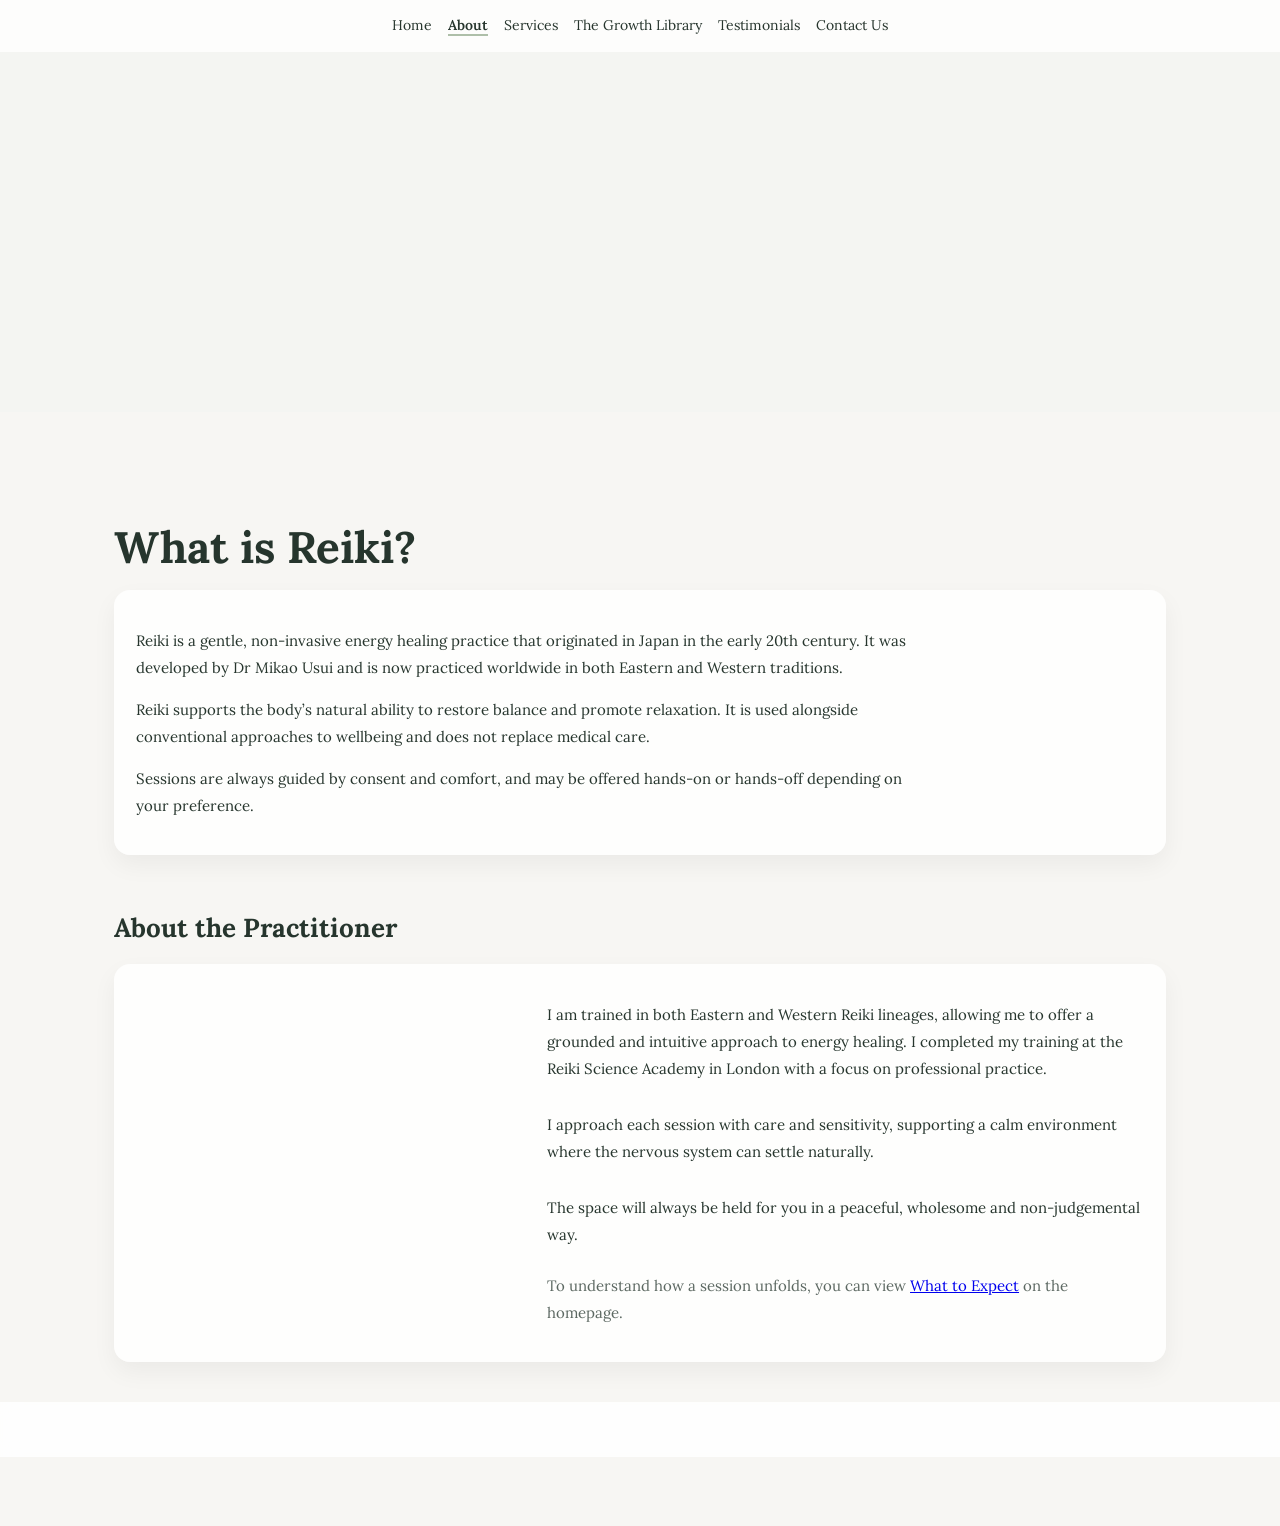
<file: about.html>
<!DOCTYPE html>
<html lang="en">
<head>
  <meta charset="UTF-8">

  <title>About Reiki | Willow & Fern Reiki</title>

  <meta name="viewport" content="width=device-width, initial-scale=1.0">

  <meta name="description" content="Learn about Reiki and Willow Fern Reiki in the UK. A grounded, professional approach to energy healing and emotional wellbeing.">

  <link href="https://fonts.googleapis.com/css2?family=Lora:wght@400;500;600&display=swap" rel="stylesheet">
  <link rel="stylesheet" href="style.css">

  <style>

    /* =========================
       HERO (DUAL)
    ========================= */

    .hero-dual {
      display: flex;
      width: 100%;
      height: 40vh;
      margin-bottom: 40px;
      overflow: hidden;
    }

    .hero-img {
      flex: 1;
      background-size: cover;
      background-position: center;
      position: relative;
    }

    .hero-img::before {
      content: "";
      position: absolute;
      inset: 0;
      background: rgba(221, 233, 225, 0.12);
    }

    /* =========================
       CONTENT BOX
    ========================= */

    .content-box {
      background: rgba(255,255,255,0.85);
      padding: 22px;
      border-radius: 16px;
      box-shadow: 0 10px 25px rgba(0,0,0,0.05);
      margin-bottom: 20px;
    }

    .content-box p {
      line-height: 1.8;
      font-size: 15px;
      margin-bottom: 14px;
    }

    .note {
      font-size: 14px;
      color: rgba(38,53,45,0.75);
      margin-top: 10px;
    }

    /* =========================
       PRACTITIONER SECTION
    ========================= */

    .practitioner-section {
      display: flex;
      gap: 28px;
      align-items: stretch;
      margin-top: 20px;

      background: rgba(255,255,255,0.85);
      padding: 22px;
      border-radius: 16px;
      box-shadow: 0 10px 25px rgba(0,0,0,0.05);
    }

    .practitioner-image {
      flex: 0 0 38%;
      min-height: 340px;
      border-radius: 14px;
      background-size: cover;
      background-position: center;
    }

    .practitioner-text {
      flex: 1;
      display: flex;
      flex-direction: column;
      justify-content: center;
    }

    .practitioner-text p {
      line-height: 1.8;
      font-size: 15px;
      margin-bottom: 14px;
    }

    /* =========================
       RESPONSIVE
    ========================= */

    @media (max-width: 768px) {
      .hero-dual {
        flex-direction: column;
        height: auto;
      }

      .hero-img {
        height: 220px;
      }

      .practitioner-section {
        flex-direction: column;
      }

      .practitioner-image {
        width: 100%;
        min-height: 240px;
      }
    }

  </style>
</head>

<body>

<nav>
  <a href="index.html">Home</a>
  <a href="about.html" class="active">About</a>
  <a href="services.html">Services</a>
  <a href="growth-library.html">The Growth Library</a>
  <a href="testimonials.html">Testimonials</a>
  <a href="contact.html">Contact Us</a>
</nav>

<!-- HERO -->
<div class="hero-dual">

  <div class="hero-img"
       style="background-image:url('https://images.pexels.com/photos/9898597/pexels-photo-9898597.jpeg');">
  </div>

  <div class="hero-img"
       style="background-image:url('https://images.unsplash.com/photo-1757066033634-bbbf874ce525?q=80&w=735&auto=format&fit=crop');">
  </div>

</div>

<div class="container">

  <h1>What is Reiki?</h1>

  <div class="content-box">

    <p>
      Reiki is a gentle, non-invasive energy healing practice that originated in Japan in the early 20th century.
      It was developed by Dr Mikao Usui and is now practiced worldwide in both Eastern and Western traditions.
    </p>

    <p>
      Reiki supports the body’s natural ability to restore balance and promote relaxation. It is used alongside conventional approaches to wellbeing and does not replace medical care.
    </p>

    <p>
      Sessions are always guided by consent and comfort, and may be offered hands-on or hands-off depending on your preference.
    </p>

  </div>

  <h2>About the Practitioner</h2>

  <div class="practitioner-section">

    <div class="practitioner-image"
         style="background-image:url('https://images.pexels.com/photos/9898597/pexels-photo-9898597.jpeg');">
    </div>

    <div class="practitioner-text">

      <p>
        I am trained in both Eastern and Western Reiki lineages, allowing me to offer a grounded and intuitive approach to energy healing.
        I completed my training at the Reiki Science Academy in London with a focus on professional practice.
      </p>

      <p>
        I approach each session with care and sensitivity, supporting a calm environment where the nervous system can settle naturally.
      </p>

      <p>
        The space will always be held for you in a peaceful, wholesome and non-judgemental way.
      </p>

      <p class="note">
        To understand how a session unfolds, you can view <a href="index.html#what-to-expect">What to Expect</a> on the homepage.
      </p>

    </div>

  </div>

</div>

<footer>
  <div>© 2026 Willow & Fern Reiki • About Reiki •
    <a href="privacy.html">Privacy Policy</a> •
    <a href="terms.html">Terms & Conditions</a>
  </div>
</footer>

</body>
</html>
</file>
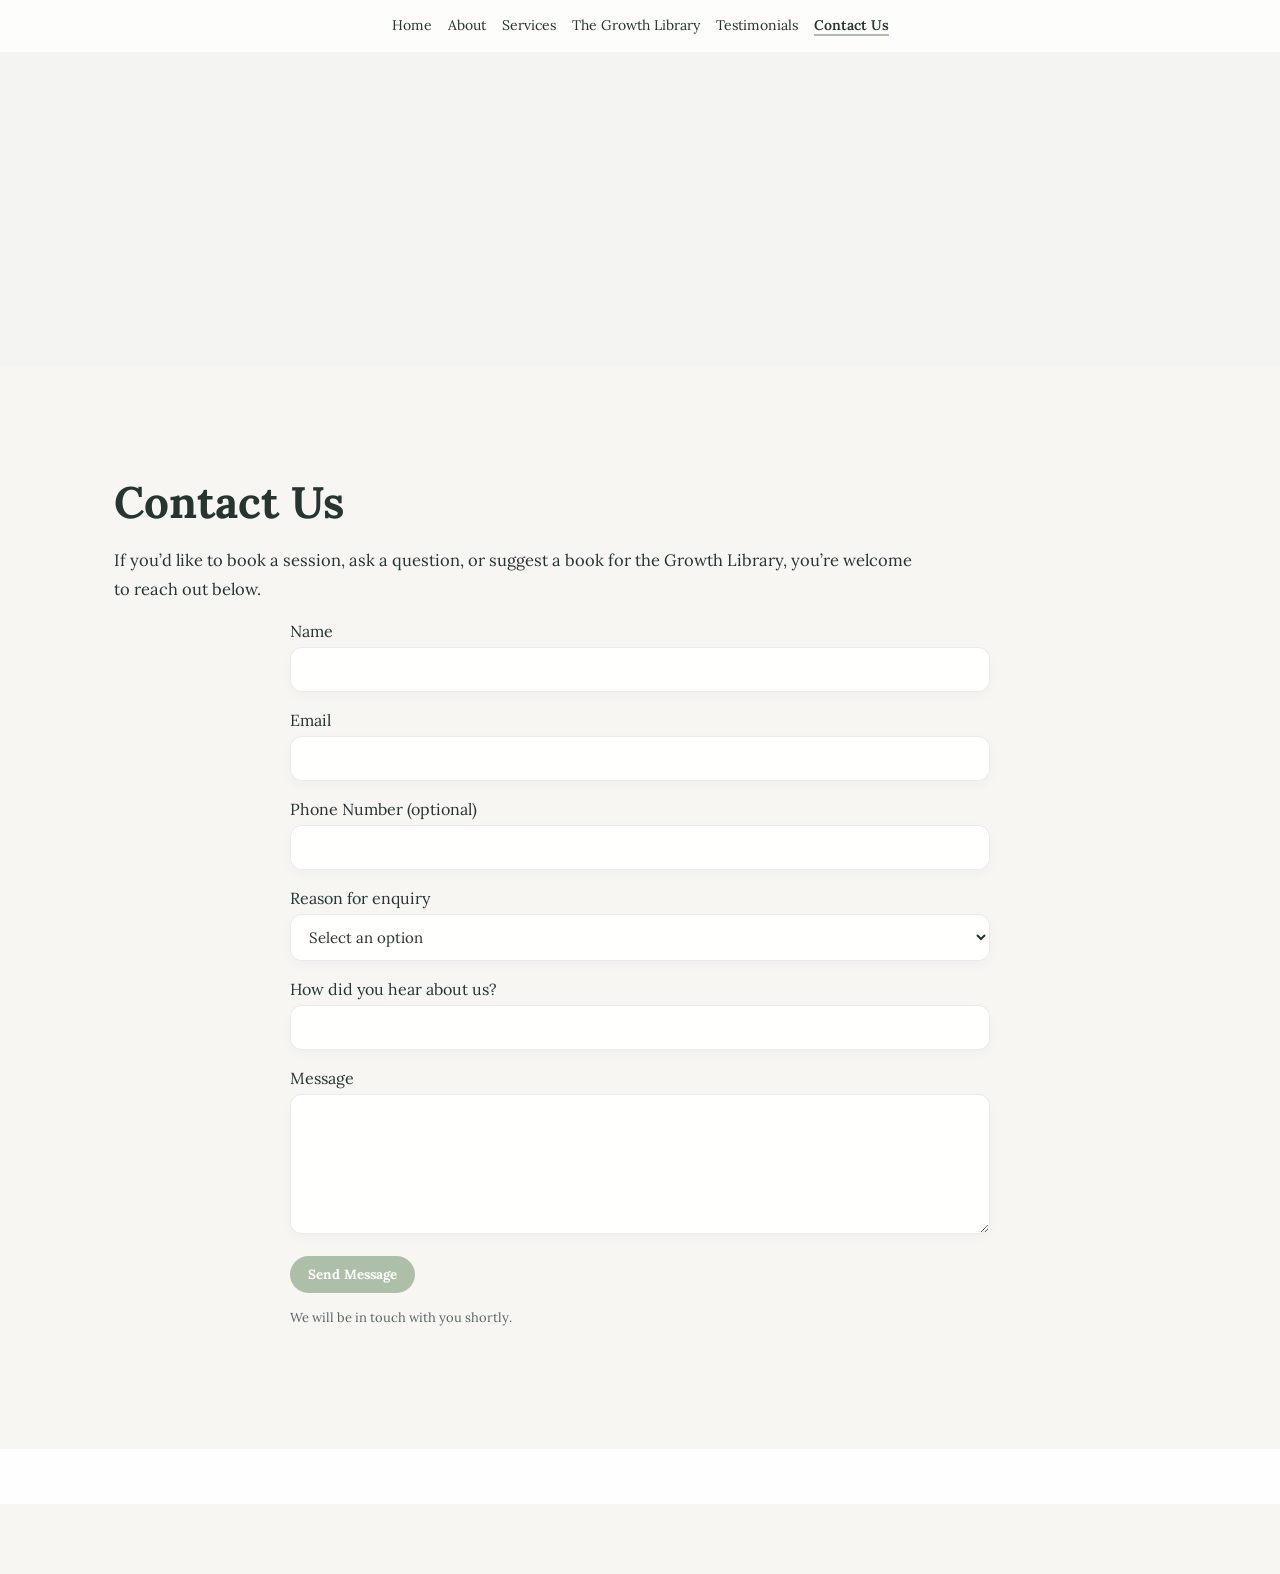
<file: contact.html>
<!DOCTYPE html>
<html lang="en">
<head>
<meta charset="UTF-8">

<title>Contact | Willow & Fern Reiki</title>

<meta name="viewport" content="width=device-width, initial-scale=1.0">

<link href="https://fonts.googleapis.com/css2?family=Lora:wght@400;500;600&display=swap" rel="stylesheet">
<link rel="stylesheet" href="style.css">

<style>

/* HERO */
.hero {
  height: 35vh;
  background-image: url('https://images.unsplash.com/photo-1506126613408-eca07ce68773?q=80&w=1600&auto=format&fit=crop');
  background-size: cover;
  background-position: center;
  position: relative;
  margin-bottom: 40px;
}

.hero::before {
  content:"";
  position:absolute;
  inset:0;
  background: rgba(221,233,225,0.12);
}

/* FORM WRAPPER */
.form-wrapper {
  max-width: 700px;
  margin: auto;
}

/* NOTE */
.note {
  font-size: 13px;
  opacity: 0.75;
  margin-bottom: 20px;
}

/* FOOTER (UNIFIED STYLE) */
footer {
  display: flex;
  justify-content: center;
  align-items: center;
  gap: 20px;
  flex-wrap: wrap;

  padding: 18px 24px;
  font-size: 13px;
  color: rgba(38,53,45,0.7);
  border-top: 1px solid rgba(0,0,0,0.05);
  margin-top: 60px;
}

footer a {
  text-decoration: none;
  color: inherit;
}

footer a:hover {
  color: #6F9E7F;
}

</style>

</head>

<body>

<nav>
  <a href="index.html">Home</a>
  <a href="about.html">About</a>
  <a href="services.html">Services</a>
  <a href="growth-library.html">The Growth Library</a>
  <a href="testimonials.html">Testimonials</a>
  <a href="contact.html" class="active">Contact Us</a>
</nav>

<div class="hero"></div>

<div class="container">

<h1>Contact Us</h1>

<p>
If you’d like to book a session, ask a question, or suggest a book for the Growth Library, you’re welcome to reach out below.
</p>

<div class="form-wrapper">

<form name="contact" method="POST" data-netlify="true" action="/thank-you.html">

  <input type="hidden" name="form-name" value="contact">

  <p style="display:none;">
    <label>Don’t fill this out if you're human:
      <input name="bot-field">
    </label>
  </p>

  <label>Name</label>
  <input type="text" name="name" required>

  <label>Email</label>
  <input type="email" name="email" required>

  <label>Phone Number (optional)</label>
  <input type="tel" name="phone">

  <label>Reason for enquiry</label>
  <select name="reason" required>

    <option value="">Select an option</option>

    <option value="energy-emotional-balance">
      1:1 Energy & Emotional Balance Session
    </option>

    <option value="nature-based-reiki">
      Nature-Based Reiki Session
    </option>

    <option value="distance-reiki">
      Distance Reiki
    </option>

    <option value="corporate-reiki">
      Corporate Reiki
    </option>

    <option value="suggest-book">
      Suggest a Book (Growth Library)
    </option>

    <option value="other">
      Other
    </option>

  </select>

  <label>How did you hear about us?</label>
  <input type="text" name="referral">

  <label>Message</label>
  <textarea name="message" rows="6" required></textarea>

  <button class="button" type="submit">Send Message</button>

</form>

<p class="note">
We will be in touch with you shortly.
</p>

</div>

</div>

<footer>
  <div>© 2026 Willow & Fern Reiki • Contact Us •
    <a href="privacy.html">Privacy Policy</a> •
    <a href="terms.html">Terms & Conditions</a>
  </div>
</footer>

</body>
</html>
</file>
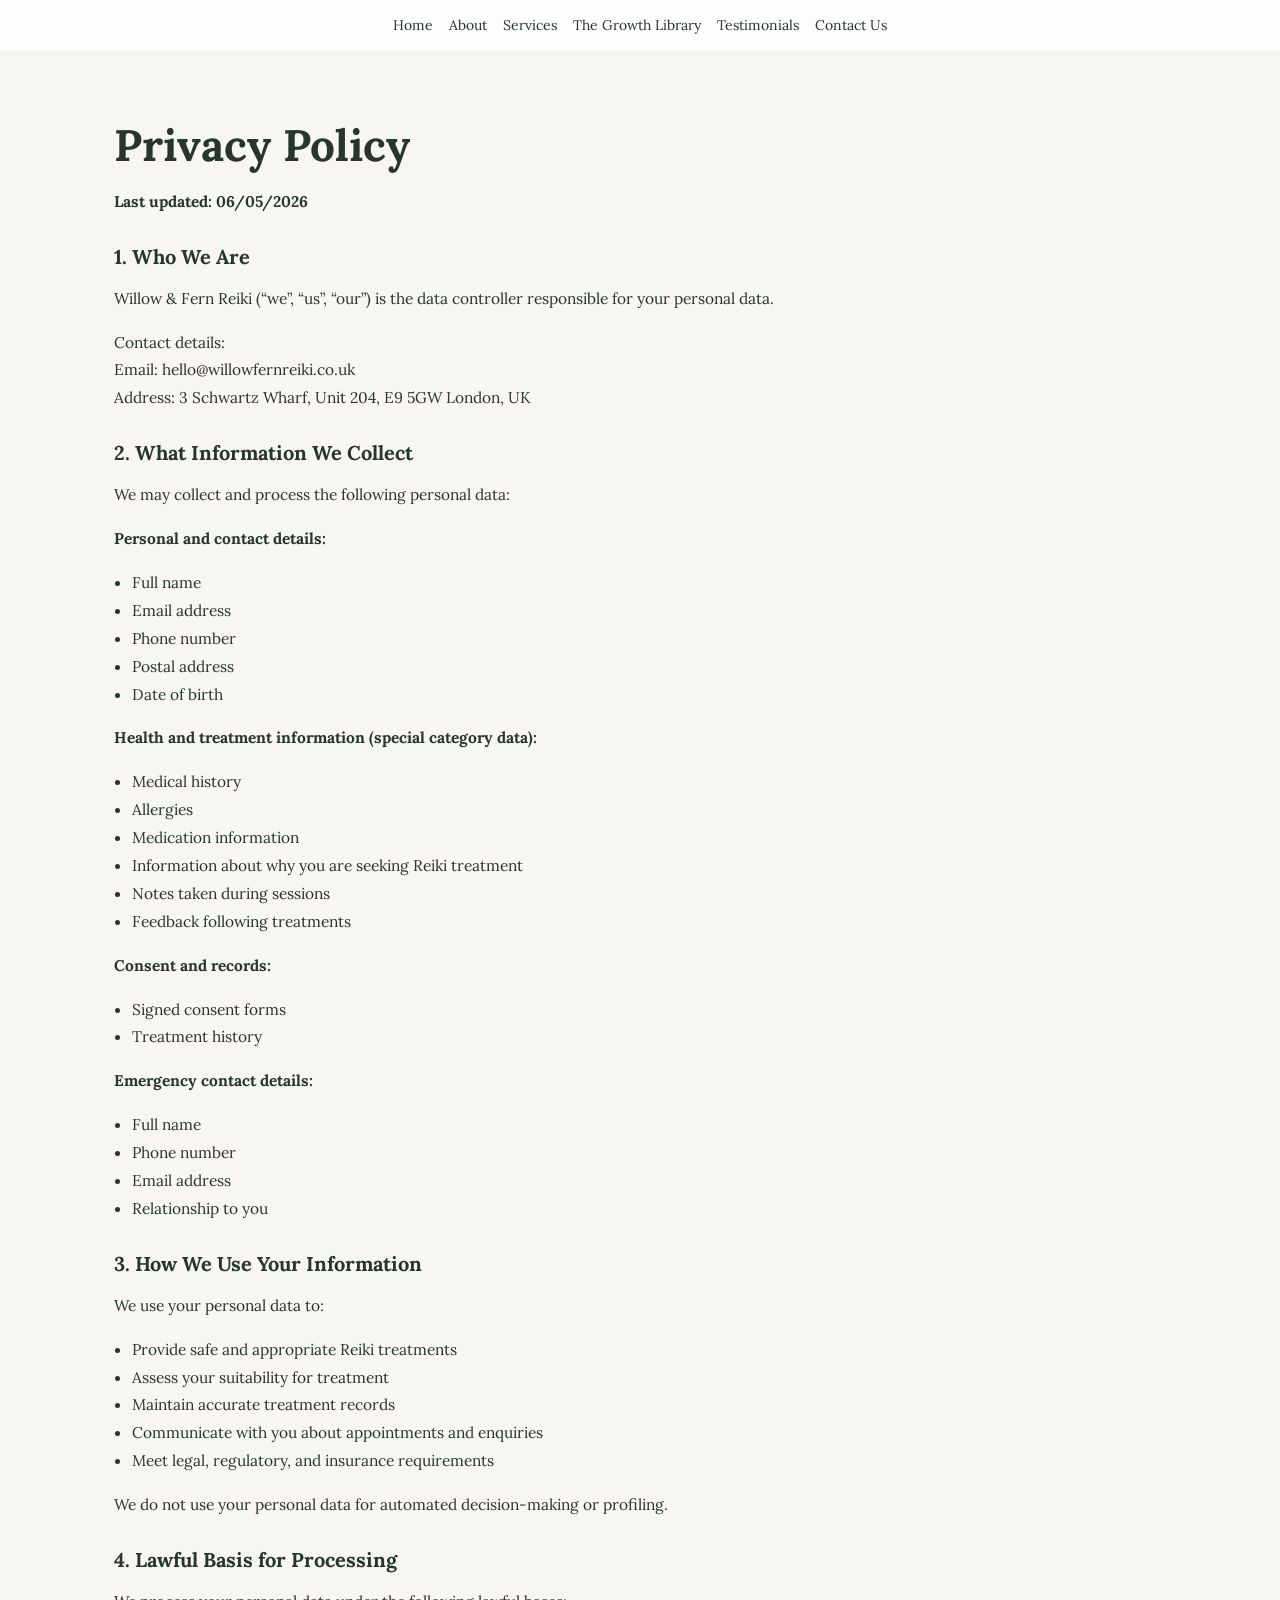
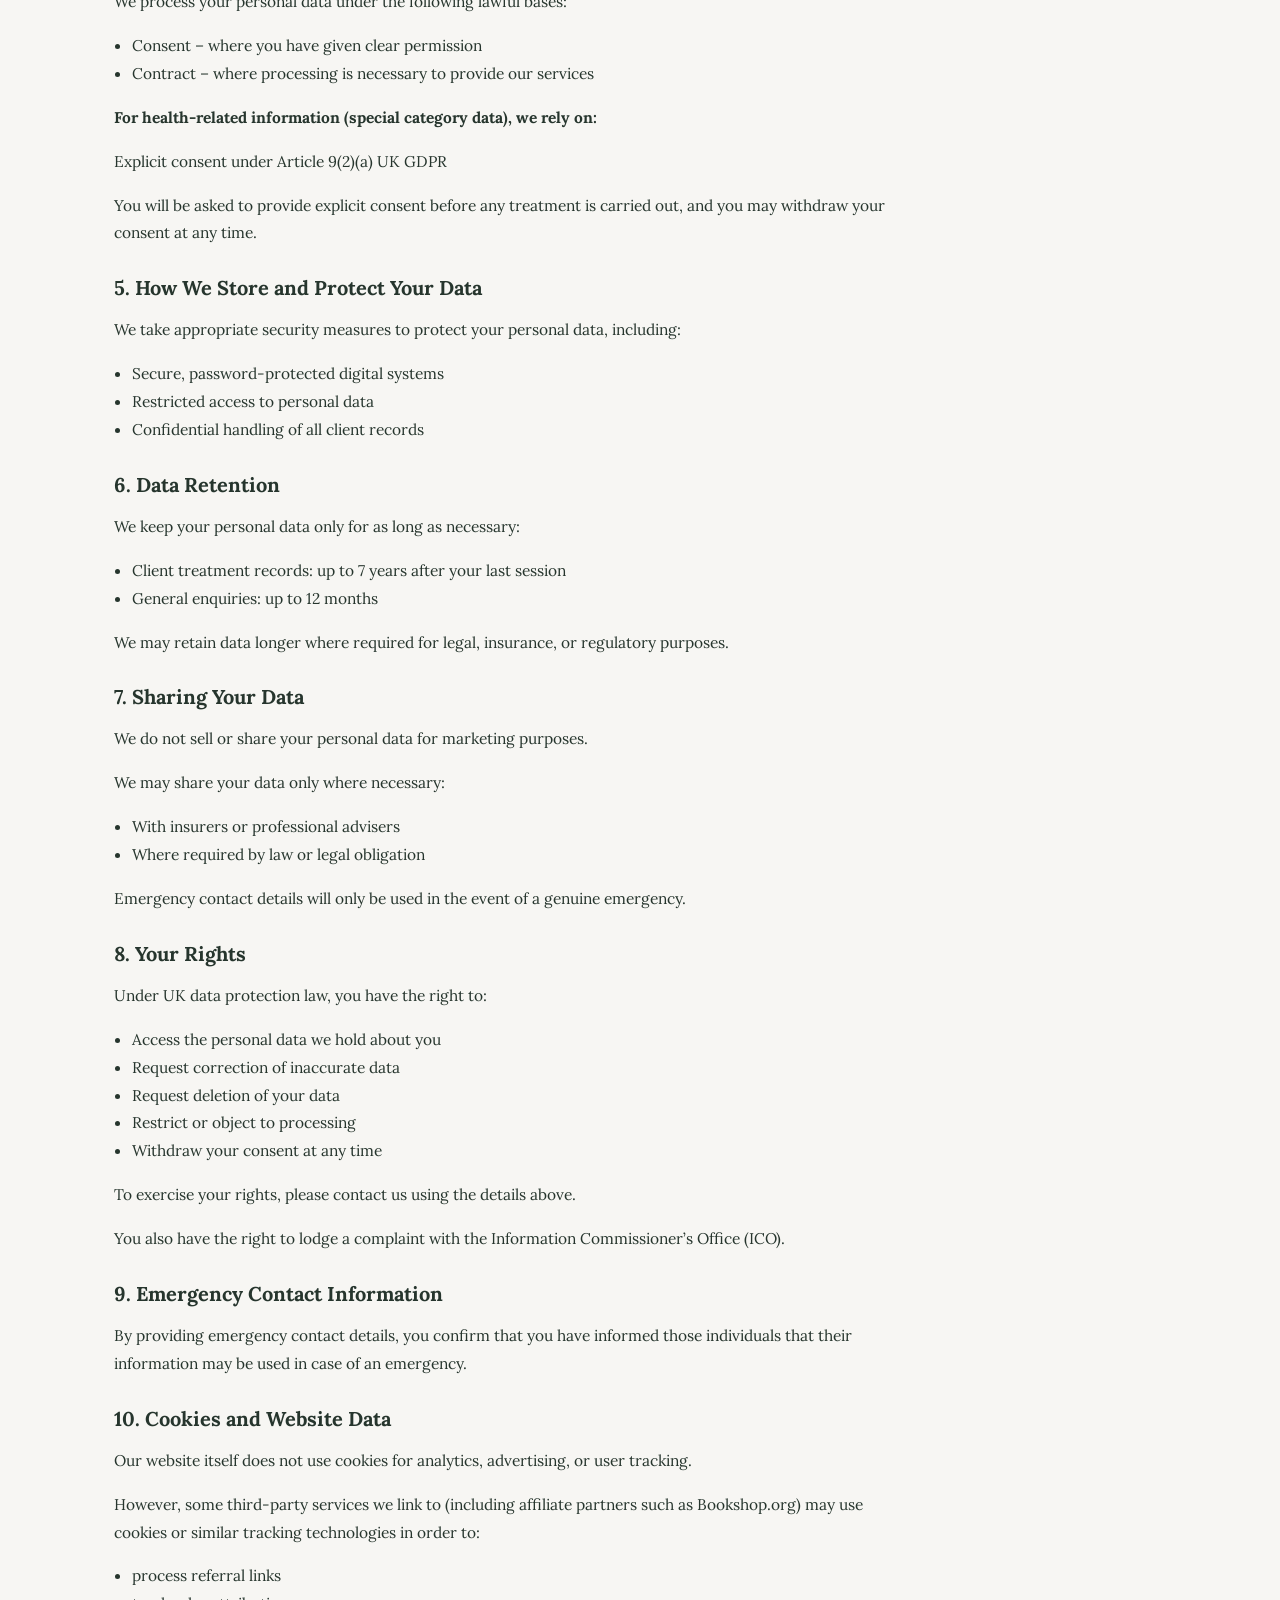
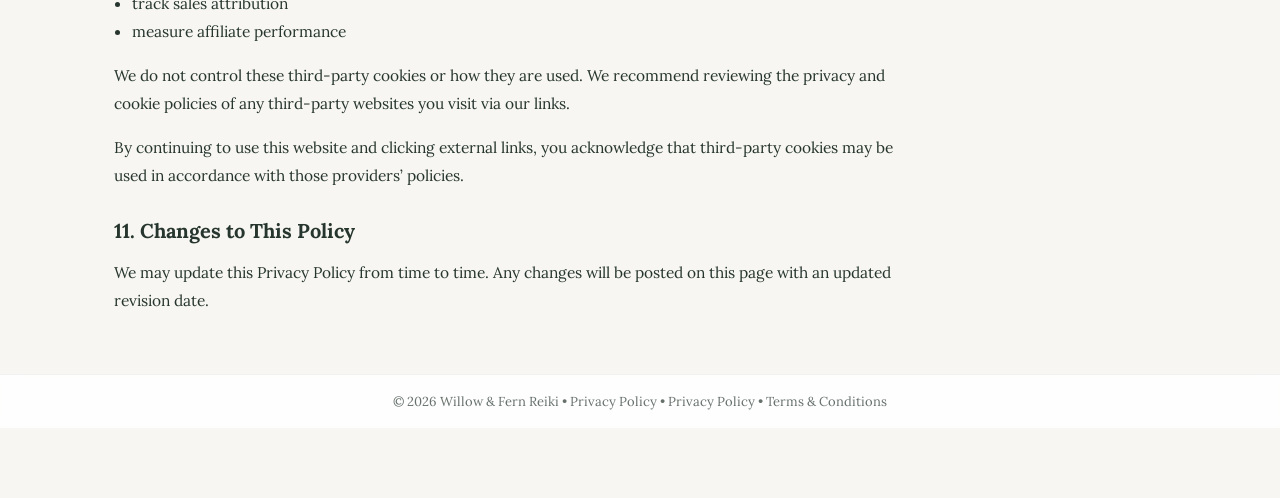
<file: privacy.html>
<!DOCTYPE html>
<html lang="en">
<head>
<meta charset="UTF-8">

<title>Privacy Policy | Willow & Fern Reiki</title>

<meta name="viewport" content="width=device-width, initial-scale=1.0">

<link href="https://fonts.googleapis.com/css2?family=Lora:wght@400;500;600&display=swap" rel="stylesheet">
<link rel="stylesheet" href="style.css">

<style>

/* ONLY PAGE-SPECIFIC SPACING (no layout overrides) */

h1 {
  margin-bottom: 10px;
}

h2 {
  margin-top: 28px;
  font-size: 20px;
}

p, li {
  line-height: 1.8;
  font-size: 15.5px;
}

ul {
  padding-left: 18px;
}

.section {
  margin-bottom: 20px;
}

</style>
</head>

<body>

<nav>
  <a href="index.html">Home</a>
  <a href="about.html">About</a>
  <a href="services.html">Services</a>
  <a href="growth-library.html">The Growth Library</a>
  <a href="testimonials.html">Testimonials</a>
  <a href="contact.html">Contact Us</a>
</nav>

<div class="container">

<h1>Privacy Policy</h1>

<p><strong>Last updated: 06/05/2026</strong></p>

<div class="section">
<h2>1. Who We Are</h2>
<p>
Willow & Fern Reiki (“we”, “us”, “our”) is the data controller responsible for your personal data.
</p>
<p>
Contact details:<br>
Email: hello@willowfernreiki.co.uk<br>
Address: 3 Schwartz Wharf, Unit 204, E9 5GW London, UK
</p>
</div>

<div class="section">
<h2>2. What Information We Collect</h2>

<p>We may collect and process the following personal data:</p>

<p><strong>Personal and contact details:</strong></p>
<ul>
<li>Full name</li>
<li>Email address</li>
<li>Phone number</li>
<li>Postal address</li>
<li>Date of birth</li>
</ul>

<p><strong>Health and treatment information (special category data):</strong></p>
<ul>
<li>Medical history</li>
<li>Allergies</li>
<li>Medication information</li>
<li>Information about why you are seeking Reiki treatment</li>
<li>Notes taken during sessions</li>
<li>Feedback following treatments</li>
</ul>

<p><strong>Consent and records:</strong></p>
<ul>
<li>Signed consent forms</li>
<li>Treatment history</li>
</ul>

<p><strong>Emergency contact details:</strong></p>
<ul>
<li>Full name</li>
<li>Phone number</li>
<li>Email address</li>
<li>Relationship to you</li>
</ul>

</div>

<div class="section">
<h2>3. How We Use Your Information</h2>

<p>We use your personal data to:</p>
<ul>
<li>Provide safe and appropriate Reiki treatments</li>
<li>Assess your suitability for treatment</li>
<li>Maintain accurate treatment records</li>
<li>Communicate with you about appointments and enquiries</li>
<li>Meet legal, regulatory, and insurance requirements</li>
</ul>

<p>We do not use your personal data for automated decision-making or profiling.</p>
</div>

<div class="section">
<h2>4. Lawful Basis for Processing</h2>

<p>We process your personal data under the following lawful bases:</p>
<ul>
<li>Consent – where you have given clear permission</li>
<li>Contract – where processing is necessary to provide our services</li>
</ul>

<p><strong>For health-related information (special category data), we rely on:</strong></p>
<p>Explicit consent under Article 9(2)(a) UK GDPR</p>

<p>
You will be asked to provide explicit consent before any treatment is carried out, and you may withdraw your consent at any time.
</p>

</div>

<div class="section">
<h2>5. How We Store and Protect Your Data</h2>

<p>We take appropriate security measures to protect your personal data, including:</p>
<ul>
<li>Secure, password-protected digital systems</li>
<li>Restricted access to personal data</li>
<li>Confidential handling of all client records</li>
</ul>

</div>

<div class="section">
<h2>6. Data Retention</h2>

<p>We keep your personal data only for as long as necessary:</p>
<ul>
<li>Client treatment records: up to 7 years after your last session</li>
<li>General enquiries: up to 12 months</li>
</ul>

<p>
We may retain data longer where required for legal, insurance, or regulatory purposes.
</p>

</div>

<div class="section">
<h2>7. Sharing Your Data</h2>

<p>We do not sell or share your personal data for marketing purposes.</p>

<p>We may share your data only where necessary:</p>
<ul>
<li>With insurers or professional advisers</li>
<li>Where required by law or legal obligation</li>
</ul>

<p>
Emergency contact details will only be used in the event of a genuine emergency.
</p>

</div>

<div class="section">
<h2>8. Your Rights</h2>

<p>Under UK data protection law, you have the right to:</p>
<ul>
<li>Access the personal data we hold about you</li>
<li>Request correction of inaccurate data</li>
<li>Request deletion of your data</li>
<li>Restrict or object to processing</li>
<li>Withdraw your consent at any time</li>
</ul>

<p>
To exercise your rights, please contact us using the details above.
</p>

<p>
You also have the right to lodge a complaint with the Information Commissioner’s Office (ICO).
</p>

</div>

<div class="section">
<h2>9. Emergency Contact Information</h2>
<p>
By providing emergency contact details, you confirm that you have informed those individuals that their information may be used in case of an emergency.
</p>
</div>

<div class="section">
<h2>10. Cookies and Website Data</h2>

<p>
Our website itself does not use cookies for analytics, advertising, or user tracking.
</p>

<p>
However, some third-party services we link to (including affiliate partners such as Bookshop.org) may use cookies or similar tracking technologies in order to:
</p>

<ul>
<li>process referral links</li>
<li>track sales attribution</li>
<li>measure affiliate performance</li>
</ul>

<p>
We do not control these third-party cookies or how they are used.
We recommend reviewing the privacy and cookie policies of any third-party websites you visit via our links.
</p>

<p>
By continuing to use this website and clicking external links, you acknowledge that third-party cookies may be used in accordance with those providers’ policies.
</p>

</div>

<div class="section">
<h2>11. Changes to This Policy</h2>
<p>
We may update this Privacy Policy from time to time. Any changes will be posted on this page with an updated revision date.
</p>
</div>

</div>

<footer>
  <div>
    © 2026 Willow & Fern Reiki • Privacy Policy •
    <a href="privacy.html">Privacy Policy</a> •
    <a href="terms.html">Terms & Conditions</a>
  </div>
</footer>

</body>
</html>
</file>
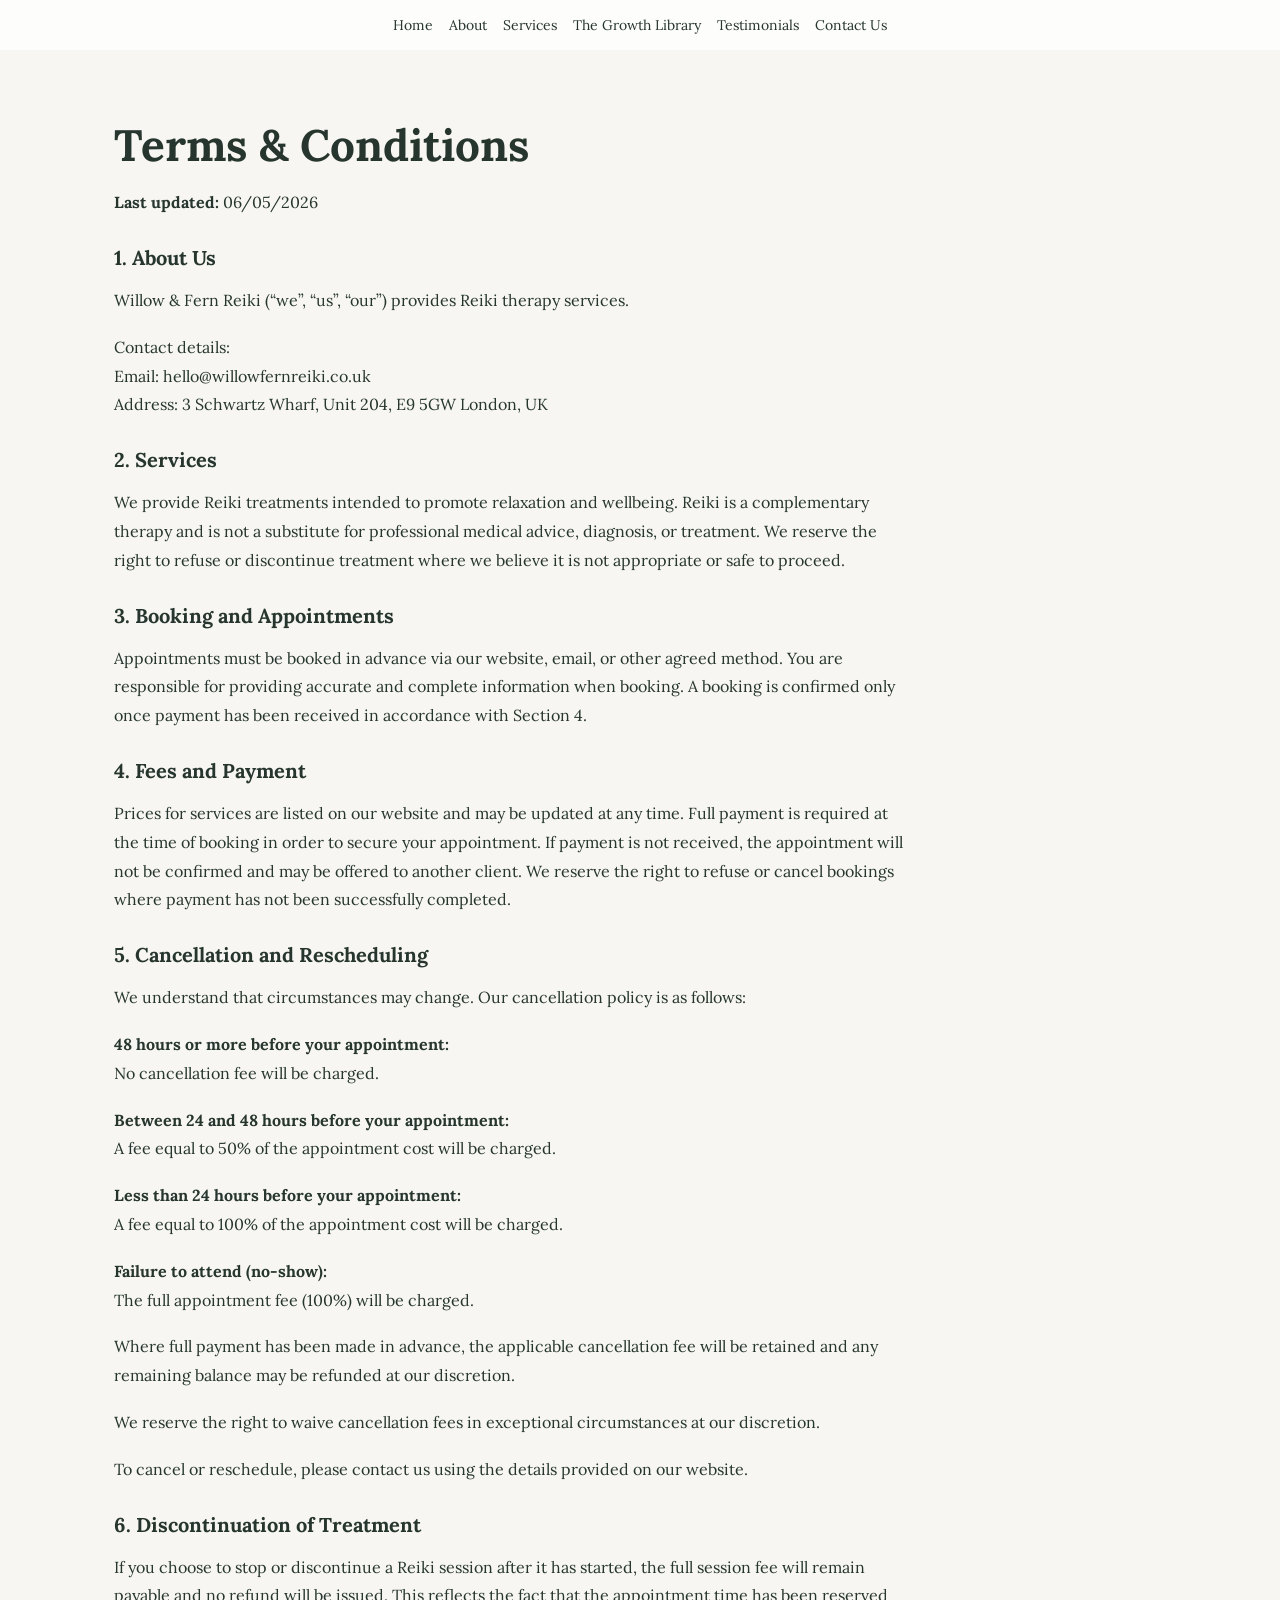
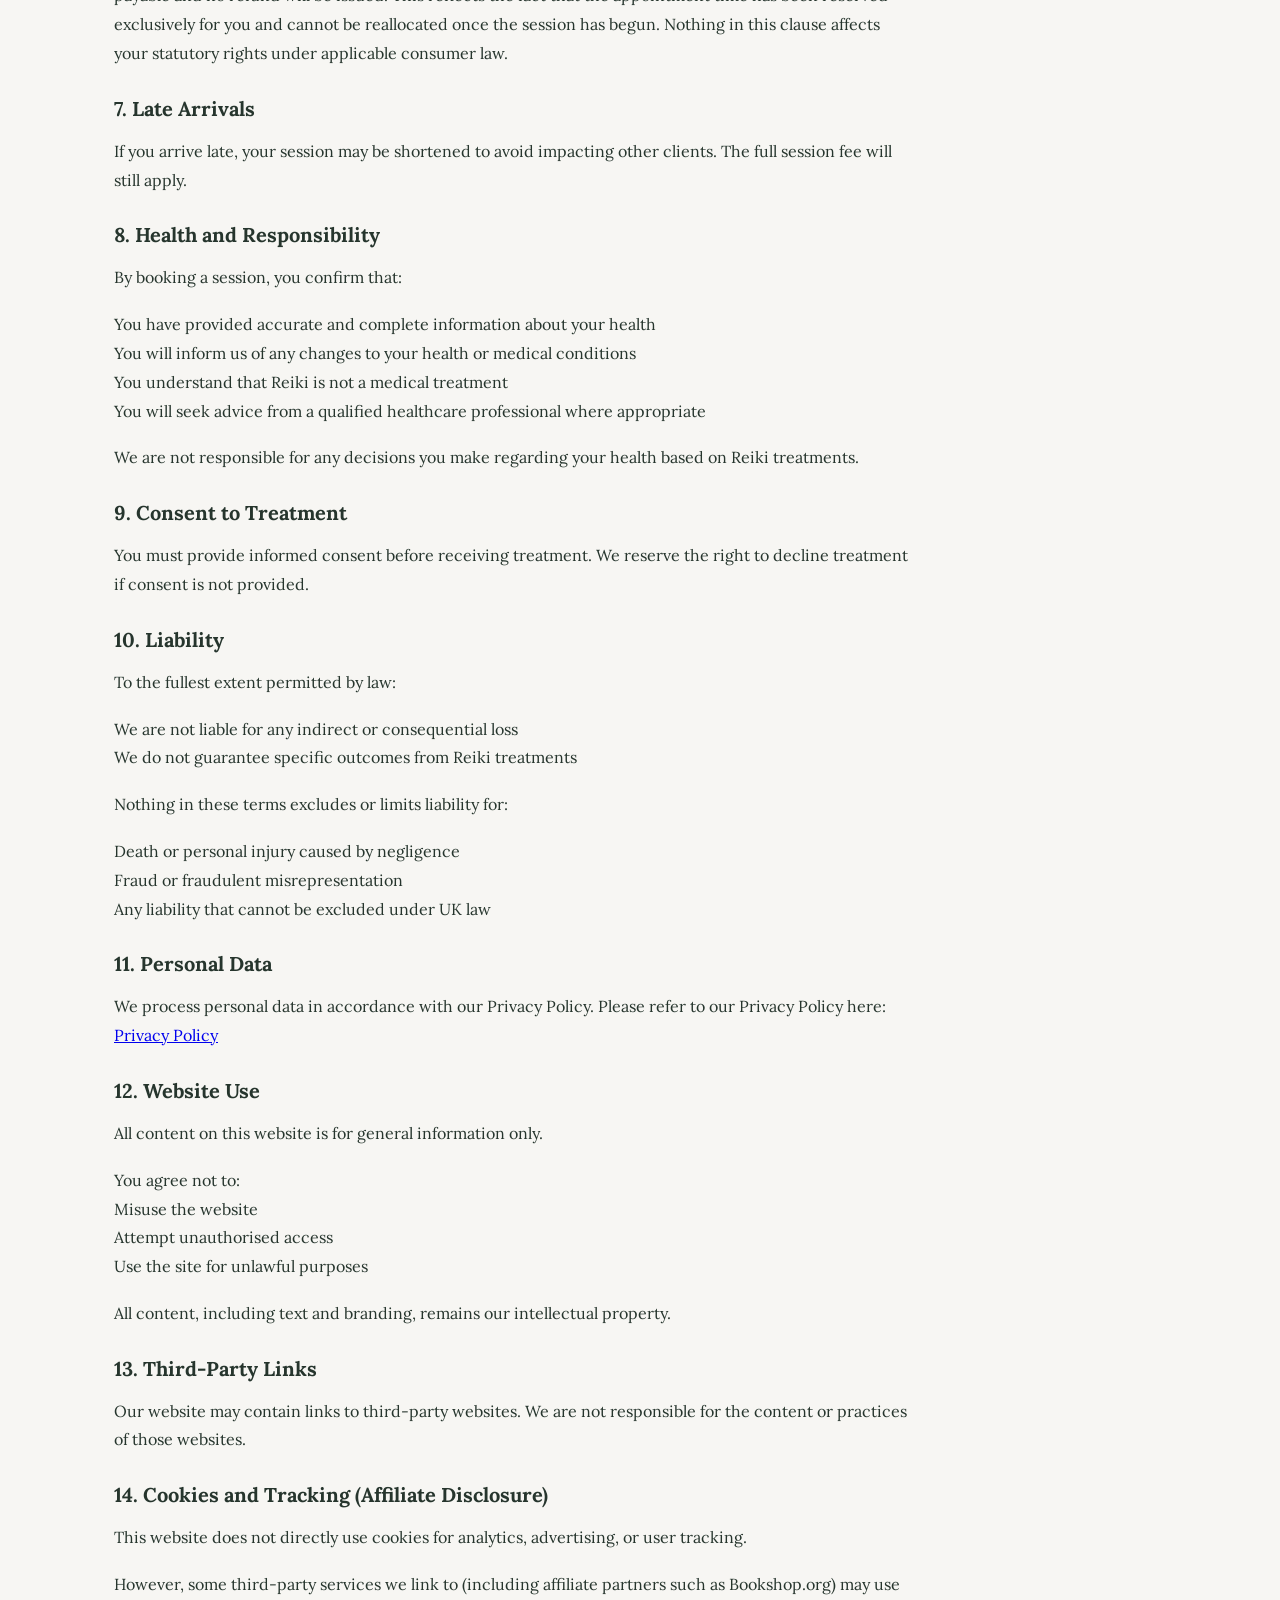
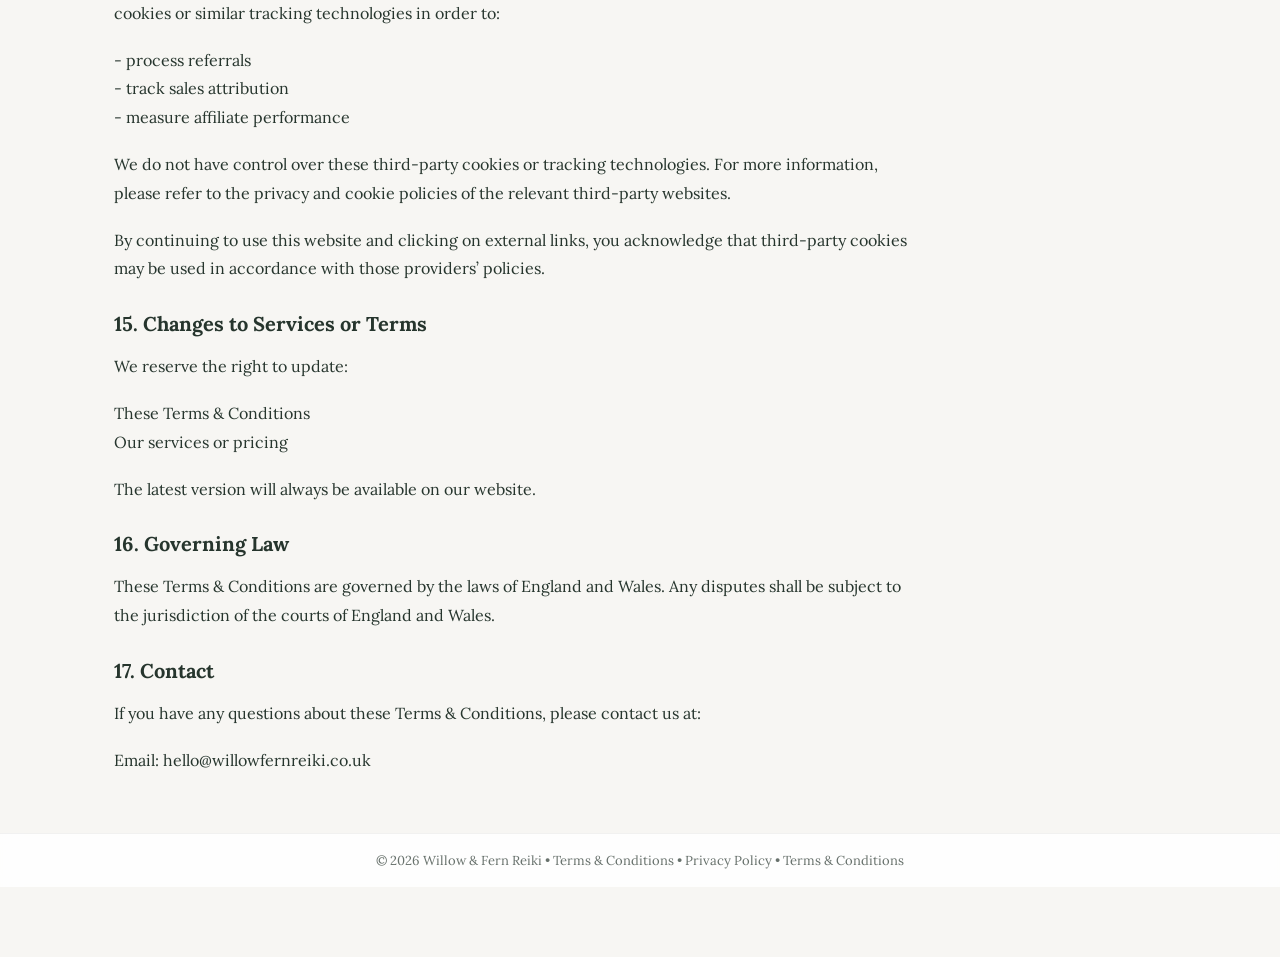
<file: terms.html>
<!DOCTYPE html>
<html lang="en">
<head>
<meta charset="UTF-8">

<title>Terms & Conditions | Willow & Fern Reiki</title>

<meta name="viewport" content="width=device-width, initial-scale=1.0">

<link href="https://fonts.googleapis.com/css2?family=Lora:wght@400;500;600&display=swap" rel="stylesheet">
<link rel="stylesheet" href="style.css">

<style>

/* ONLY PAGE-SPECIFIC TYPOGRAPHY (no layout overrides) */

h1 {
  margin-bottom: 10px;
}

p {
  line-height: 1.8;
  font-size: 16px;
  margin-bottom: 18px;
}

h2 {
  margin-top: 28px;
  font-size: 20px;
}

</style>

</head>

<body>

<nav>
  <a href="index.html">Home</a>
  <a href="about.html">About</a>
  <a href="services.html">Services</a>
  <a href="growth-library.html">The Growth Library</a>
  <a href="testimonials.html">Testimonials</a>
  <a href="contact.html">Contact Us</a>
</nav>

<div class="container">

<h1>Terms & Conditions</h1>

<p><strong>Last updated:</strong> 06/05/2026</p>

<h2>1. About Us</h2>
<p>
Willow & Fern Reiki (“we”, “us”, “our”) provides Reiki therapy services.
</p>
<p>
Contact details:<br>
Email: hello@willowfernreiki.co.uk<br>
Address: 3 Schwartz Wharf, Unit 204, E9 5GW London, UK
</p>

<h2>2. Services</h2>
<p>
We provide Reiki treatments intended to promote relaxation and wellbeing.
Reiki is a complementary therapy and is not a substitute for professional medical advice, diagnosis, or treatment.
We reserve the right to refuse or discontinue treatment where we believe it is not appropriate or safe to proceed.
</p>

<h2>3. Booking and Appointments</h2>
<p>
Appointments must be booked in advance via our website, email, or other agreed method.
You are responsible for providing accurate and complete information when booking.
A booking is confirmed only once payment has been received in accordance with Section 4.
</p>

<h2>4. Fees and Payment</h2>
<p>
Prices for services are listed on our website and may be updated at any time.
Full payment is required at the time of booking in order to secure your appointment.
If payment is not received, the appointment will not be confirmed and may be offered to another client.
We reserve the right to refuse or cancel bookings where payment has not been successfully completed.
</p>

<h2>5. Cancellation and Rescheduling</h2>
<p>
We understand that circumstances may change. Our cancellation policy is as follows:
</p>

<p><strong>48 hours or more before your appointment:</strong><br>
No cancellation fee will be charged.</p>

<p><strong>Between 24 and 48 hours before your appointment:</strong><br>
A fee equal to 50% of the appointment cost will be charged.</p>

<p><strong>Less than 24 hours before your appointment:</strong><br>
A fee equal to 100% of the appointment cost will be charged.</p>

<p><strong>Failure to attend (no-show):</strong><br>
The full appointment fee (100%) will be charged.</p>

<p>
Where full payment has been made in advance, the applicable cancellation fee will be retained and any remaining balance may be refunded at our discretion.
</p>

<p>
We reserve the right to waive cancellation fees in exceptional circumstances at our discretion.
</p>

<p>
To cancel or reschedule, please contact us using the details provided on our website.
</p>

<h2>6. Discontinuation of Treatment</h2>
<p>
If you choose to stop or discontinue a Reiki session after it has started, the full session fee will remain payable and no refund will be issued.
This reflects the fact that the appointment time has been reserved exclusively for you and cannot be reallocated once the session has begun.
Nothing in this clause affects your statutory rights under applicable consumer law.
</p>

<h2>7. Late Arrivals</h2>
<p>
If you arrive late, your session may be shortened to avoid impacting other clients.
The full session fee will still apply.
</p>

<h2>8. Health and Responsibility</h2>
<p>
By booking a session, you confirm that:
</p>
<p>
You have provided accurate and complete information about your health<br>
You will inform us of any changes to your health or medical conditions<br>
You understand that Reiki is not a medical treatment<br>
You will seek advice from a qualified healthcare professional where appropriate
</p>

<p>
We are not responsible for any decisions you make regarding your health based on Reiki treatments.
</p>

<h2>9. Consent to Treatment</h2>
<p>
You must provide informed consent before receiving treatment.
We reserve the right to decline treatment if consent is not provided.
</p>

<h2>10. Liability</h2>
<p>
To the fullest extent permitted by law:
</p>
<p>
We are not liable for any indirect or consequential loss<br>
We do not guarantee specific outcomes from Reiki treatments
</p>

<p>
Nothing in these terms excludes or limits liability for:
</p>
<p>
Death or personal injury caused by negligence<br>
Fraud or fraudulent misrepresentation<br>
Any liability that cannot be excluded under UK law
</p>

<h2>11. Personal Data</h2>
<p>
We process personal data in accordance with our Privacy Policy.
Please refer to our Privacy Policy here: <a href="privacy.html">Privacy Policy</a>
</p>

<h2>12. Website Use</h2>
<p>
All content on this website is for general information only.
</p>

<p>
You agree not to:<br>
Misuse the website<br>
Attempt unauthorised access<br>
Use the site for unlawful purposes
</p>

<p>
All content, including text and branding, remains our intellectual property.
</p>

<h2>13. Third-Party Links</h2>
<p>
Our website may contain links to third-party websites.
We are not responsible for the content or practices of those websites.
</p>

<h2>14. Cookies and Tracking (Affiliate Disclosure)</h2>
<p>
This website does not directly use cookies for analytics, advertising, or user tracking.
</p>

<p>
However, some third-party services we link to (including affiliate partners such as Bookshop.org) may use cookies or similar tracking technologies in order to:
</p>

<p>
- process referrals<br>
- track sales attribution<br>
- measure affiliate performance
</p>

<p>
We do not have control over these third-party cookies or tracking technologies.
For more information, please refer to the privacy and cookie policies of the relevant third-party websites.
</p>

<p>
By continuing to use this website and clicking on external links, you acknowledge that third-party cookies may be used in accordance with those providers’ policies.
</p>

<h2>15. Changes to Services or Terms</h2>
<p>
We reserve the right to update:
</p>
<p>
These Terms & Conditions<br>
Our services or pricing
</p>

<p>
The latest version will always be available on our website.
</p>

<h2>16. Governing Law</h2>
<p>
These Terms & Conditions are governed by the laws of England and Wales.
Any disputes shall be subject to the jurisdiction of the courts of England and Wales.
</p>

<h2>17. Contact</h2>
<p>
If you have any questions about these Terms & Conditions, please contact us at:
</p>
<p>
Email: hello@willowfernreiki.co.uk
</p>

</div>

<footer>
  <div>
    © 2026 Willow & Fern Reiki • Terms & Conditions •
    <a href="privacy.html">Privacy Policy</a> •
    <a href="terms.html">Terms & Conditions</a>
  </div>
</footer>

</body>
</html>
</file>
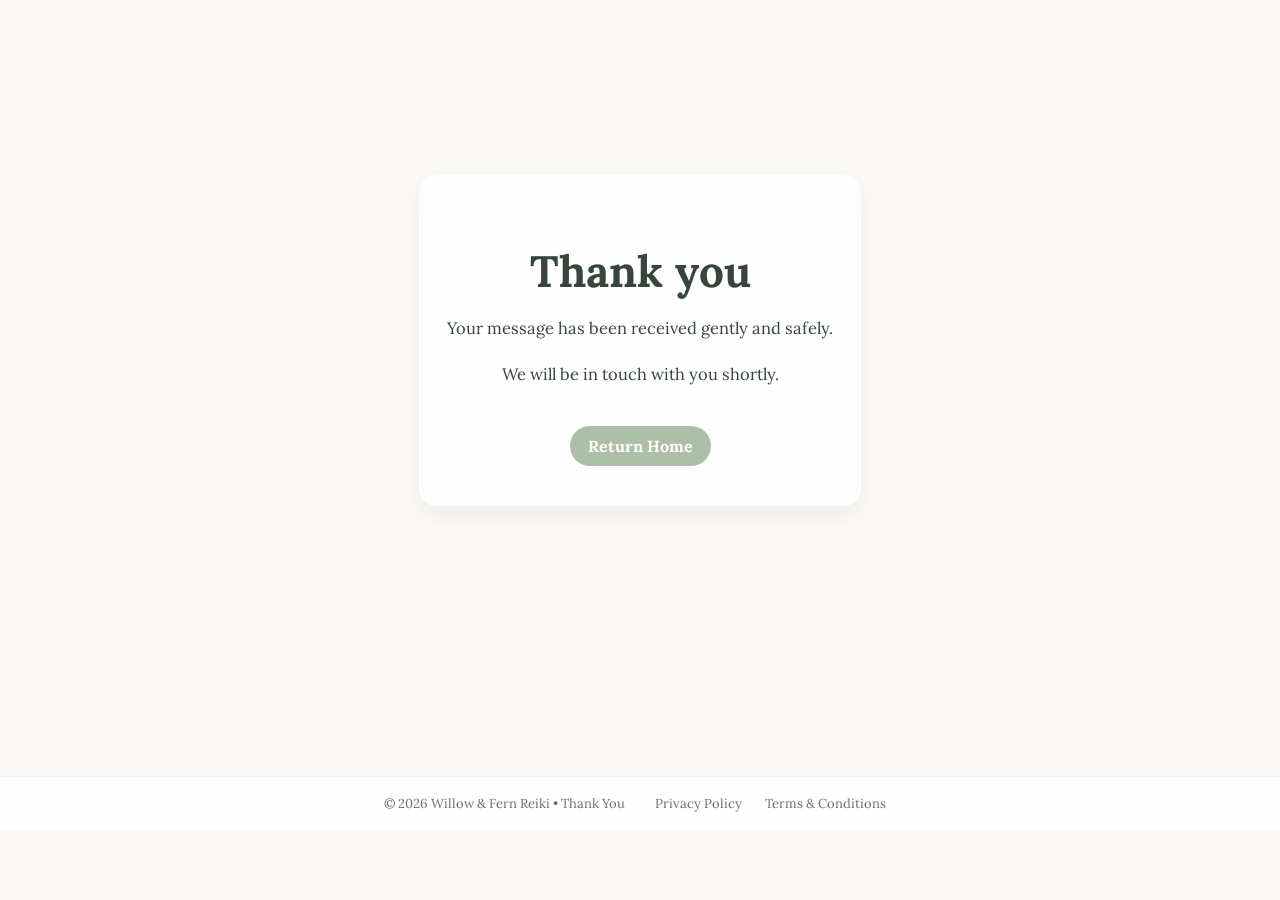
<file: thank-you.html>
<!DOCTYPE html>
<html lang="en">
<head>
<meta charset="UTF-8">

<title>Thank You | Willow & Fern Reiki</title>

<meta name="viewport" content="width=device-width, initial-scale=1.0">

<link href="https://fonts.googleapis.com/css2?family=Lora:wght@400;500;600&display=swap" rel="stylesheet">
<link rel="stylesheet" href="style.css">

<style>

body {
  font-family: 'Lora', serif;
  background: #faf9f6;
  margin: 0;
  color: rgba(38,53,45,0.92);
  display: flex;
  flex-direction: column;
  min-height: 100vh;
}

.container {
  max-width: 700px;
  margin: auto;
  padding: 80px 20px;
  text-align: center;
}

/* CALM CARD */
.card {
  background: rgba(255,255,255,0.9);
  padding: 40px 28px;
  border-radius: 18px;
  box-shadow: 0 10px 25px rgba(0,0,0,0.05);
}

/* BUTTON */
.button {
  margin-top: 20px;
}

/* FOOTER (UNIFIED CENTER STYLE) */
footer {
  text-align: center;
  padding: 18px 24px;
  font-size: 13px;
  color: rgba(38,53,45,0.7);
  border-top: 1px solid rgba(0,0,0,0.05);
  margin-top: auto;
}

footer a {
  text-decoration: none;
  color: inherit;
  margin: 0 10px;
}

footer a:hover {
  color: #6F9E7F;
}

</style>
</head>

<body>

<div class="container">

  <div class="card">

    <h1>Thank you</h1>

    <p>
      Your message has been received gently and safely.
    </p>

    <p>
      We will be in touch with you shortly.
    </p>

    <a class="button" href="index.html">Return Home</a>

  </div>

</div>

<footer>
  <div>© 2026 Willow & Fern Reiki • Thank You</div>
  <div>
    <a href="privacy.html">Privacy Policy</a>
    <a href="terms.html">Terms & Conditions</a>
  </div>
</footer>

</body>
</html>
</file>
<file: style.css>
/* =========================
   BASE / GLOBAL
========================= */

:root {
  --space-1: 8px;
  --space-2: 16px;
  --space-3: 24px;
  --space-4: 32px;
  --space-5: 40px;
  --space-6: 48px;
  --space-7: 56px;
}

* {
  box-sizing: border-box;
}

body {
  margin: 0;
  font-family: 'Lora', serif;
  color: #26352D;
  background: #F7F6F3;

  opacity: 0;
  animation: pageFade 0.6s ease forwards;

  -webkit-font-smoothing: antialiased;
  -moz-osx-font-smoothing: grayscale;

  padding-bottom: 70px;
}

@keyframes pageFade {
  from { opacity: 0; transform: translateY(6px); }
  to { opacity: 1; transform: translateY(0); }
}

/* =========================
   TYPOGRAPHY
========================= */

h1 {
  font-size: 44px;
  margin-bottom: var(--space-2);
  line-height: 1.2;
}

h2 {
  margin-top: var(--space-7);
  margin-bottom: var(--space-2);
  font-size: 26px;
}

p {
  line-height: 1.8;
  font-size: 16.5px;
  max-width: 800px;
  margin-bottom: var(--space-2);
}

/* =========================
   CONTAINER
========================= */

.container {
  max-width: 1100px;
  margin: auto;
  padding: var(--space-5) var(--space-3);
}

/* =========================
   NAVIGATION
========================= */

nav {
  display: flex;
  gap: var(--space-2);
  padding: var(--space-2) var(--space-3);
  justify-content: center;
  background: rgba(255,255,255,0.75);
  backdrop-filter: blur(10px);
  position: sticky;
  top: 0;
  z-index: 100;
}

nav a {
  text-decoration: none;
  color: #26352D;
  font-size: 14px;
}

nav a:hover {
  color: #6F9E7F;
}

nav a.active {
  font-weight: 600;
  border-bottom: 2px solid #AEBFA9;
}

/* =========================
   BUTTONS (GLOBAL)
========================= */

.button,
button.button {
  display: inline-block;
  padding: 10px 18px;
  background: #AEBFA9;
  color: white;
  text-decoration: none;
  border-radius: 30px;
  font-weight: bold;
  border: none;
  cursor: pointer;
  transition: 0.25s ease;
  font-family: inherit;
}

.button:hover {
  background: #9FB19A;
  transform: translateY(-2px);
}

/* =========================
   HERO
========================= */

.hero {
  height: 50vh;
  background-size: cover;
  background-position: center;
  position: relative;
  margin-bottom: var(--space-5);
}

/* =========================
   LIBRARY FIX
========================= */

.book-card img,
.scroll-card img {
  object-fit: contain;
  background: rgba(255,255,255,0.6);
}

/* =========================
   CAROUSEL
========================= */

.carousel-wrapper {
  position: relative;
}

.scroll-container {
  display: flex;
  overflow-x: auto;
  scroll-behavior: smooth;
  gap: var(--space-2);
}

.scroll-container::-webkit-scrollbar {
  display: none;
}

/* =========================
   CONTACT FORM
========================= */

.form-wrapper input,
.form-wrapper select,
.form-wrapper textarea {
  width: 100%;
  padding: 12px 14px;
  margin-top: 6px;
  margin-bottom: 18px;

  border-radius: 12px;
  border: 1px solid rgba(0,0,0,0.08);

  background: rgba(255,255,255,0.92);

  font-family: 'Lora', serif;
  font-size: 15px;
  color: #26352D;

  outline: none;

  transition: all 0.2s ease;

  box-shadow: 0 4px 12px rgba(0,0,0,0.03);
}

.form-wrapper input:focus,
.form-wrapper select:focus,
.form-wrapper textarea:focus {
  border-color: #AEBFA9;
  box-shadow: 0 6px 18px rgba(174,191,169,0.25);
}

/* =========================
   GLOBAL FOOTER (NEW STANDARD)
========================= */

footer {
  display: flex;
  justify-content: center;
  align-items: center;
  gap: 20px;

  padding: 18px 24px;
  font-size: 13px;
  color: rgba(38,53,45,0.7);

  border-top: 1px solid rgba(0,0,0,0.05);

  background: rgba(255,255,255,0.85);
  backdrop-filter: blur(10px);
}

footer a {
  text-decoration: none;
  color: inherit;
}

footer a:hover {
  color: #6F9E7F;
}
</file>
